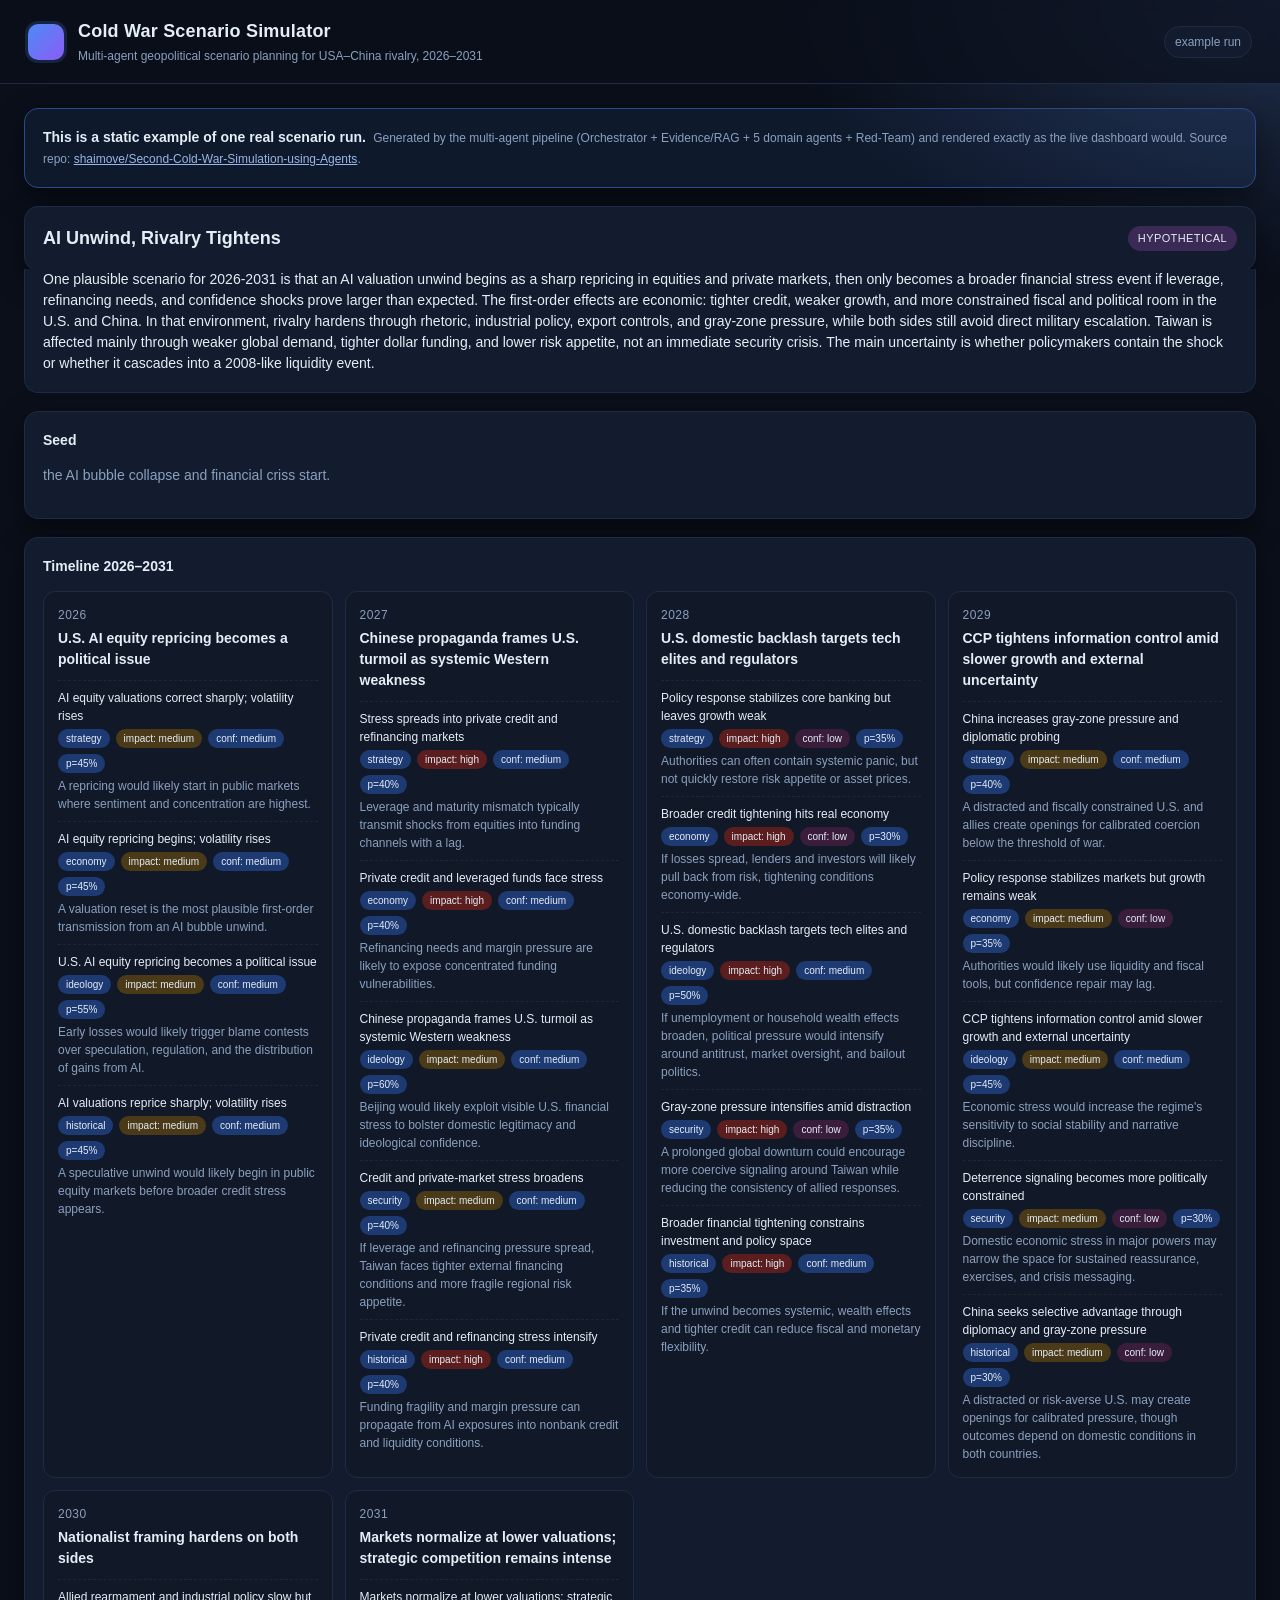
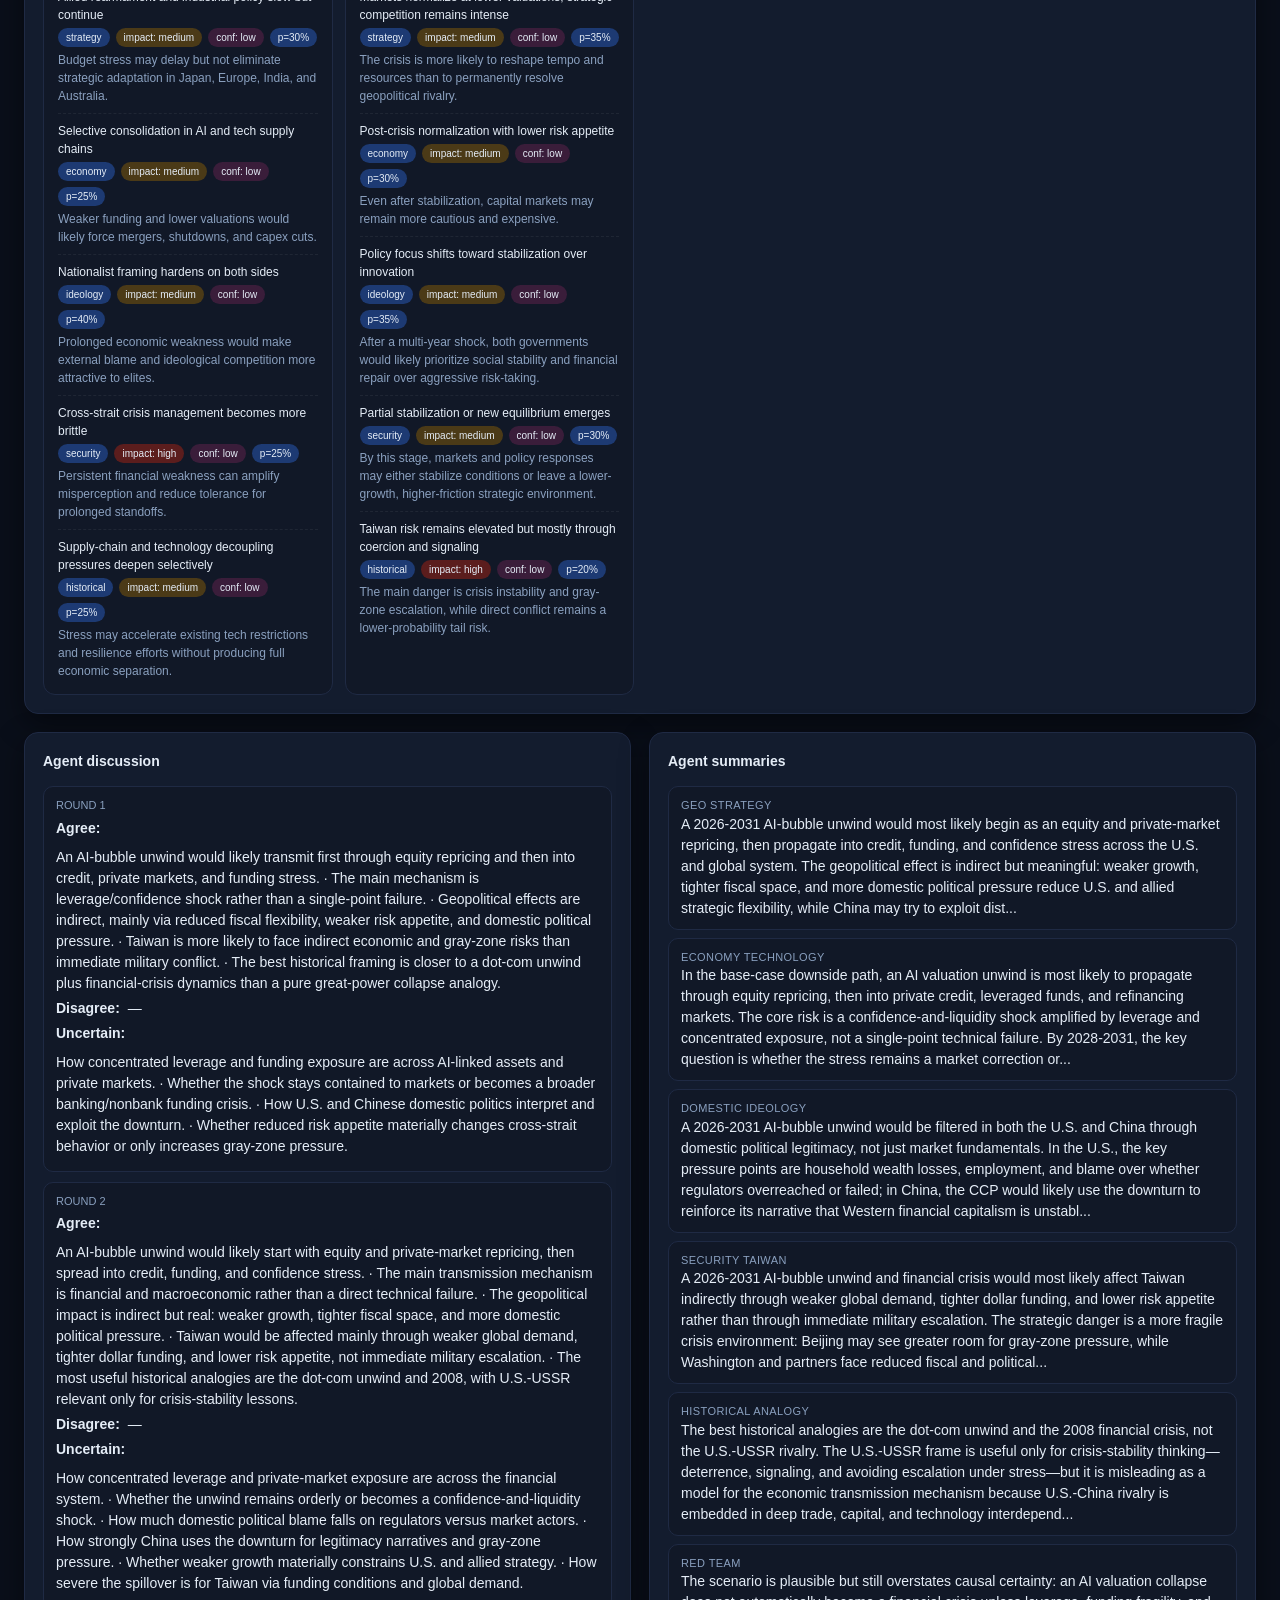
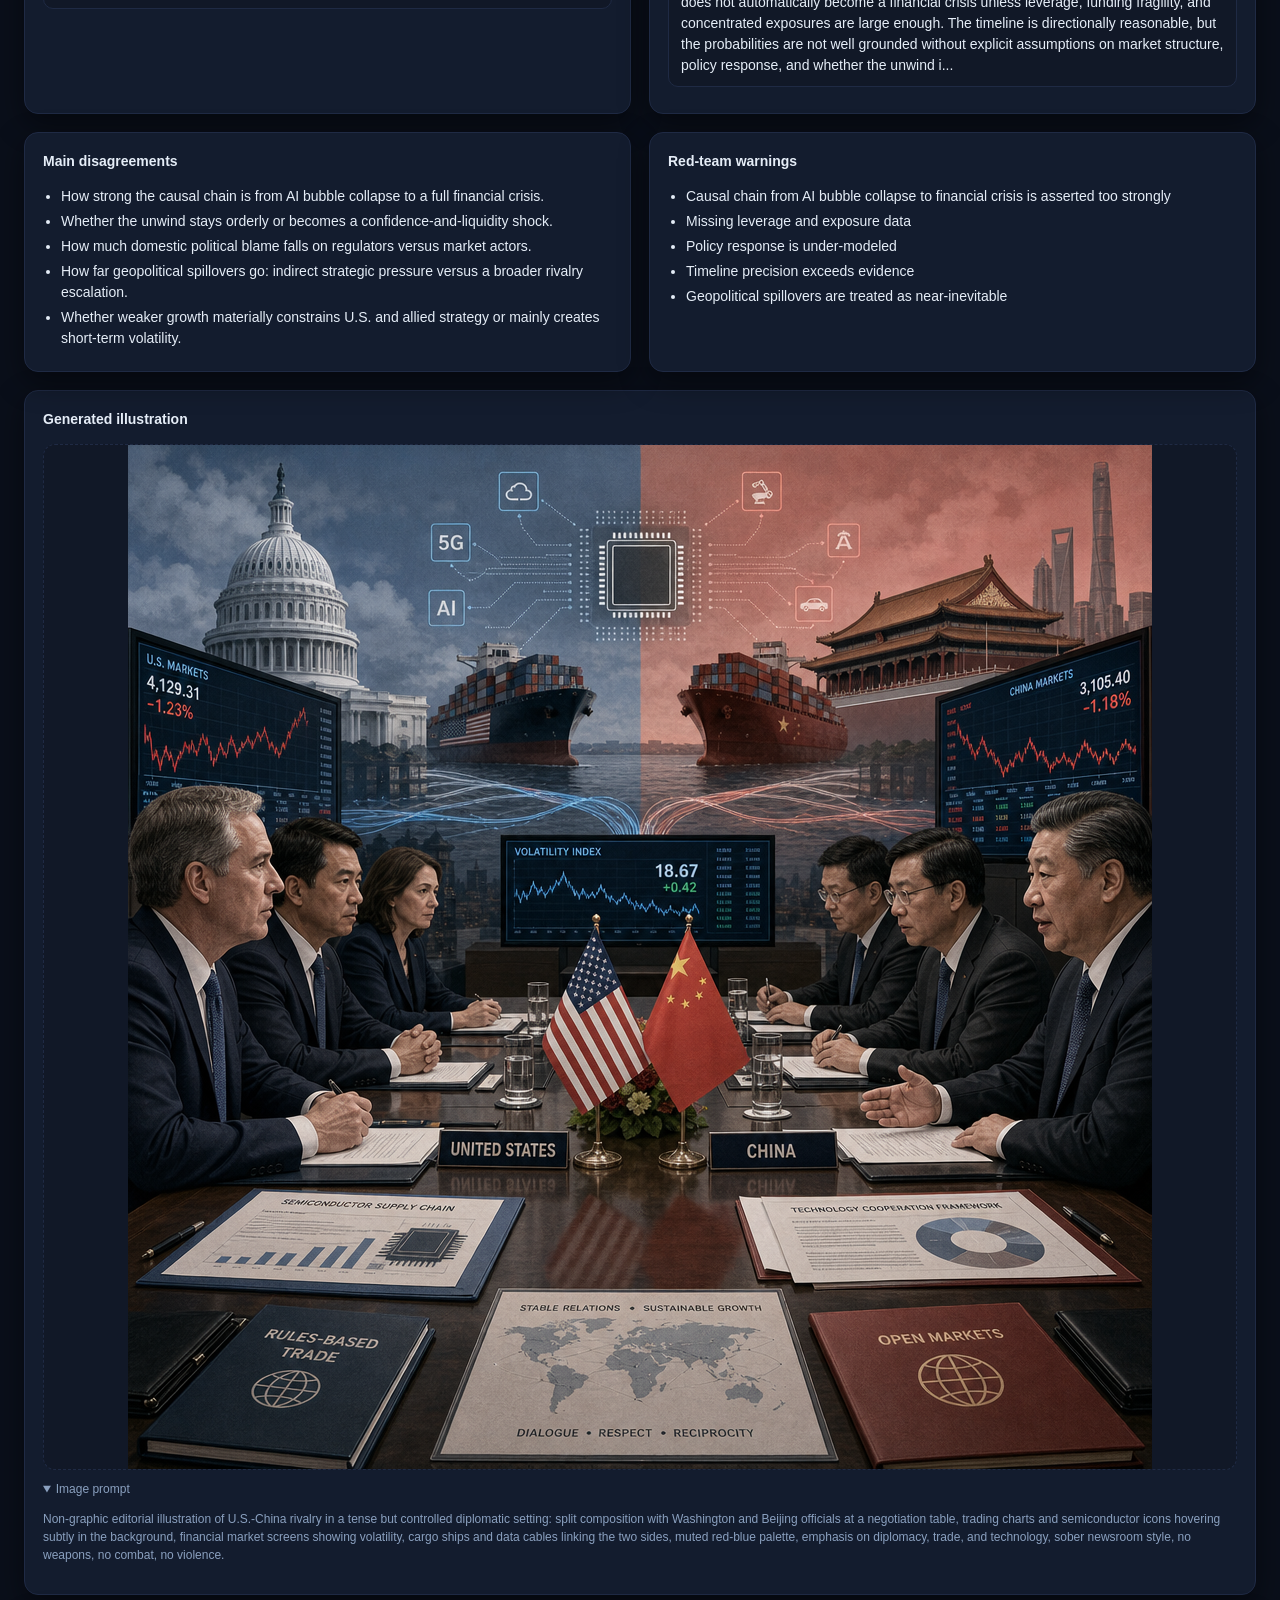
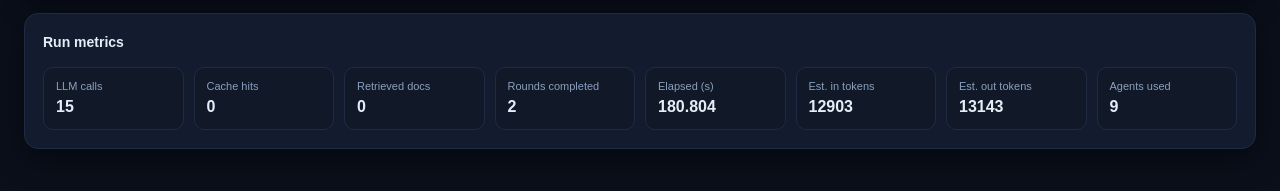
<file: examples/example_scenario.html>
<!doctype html>
<html lang="en">
<head>
  <meta charset="utf-8" />
  <meta name="viewport" content="width=device-width, initial-scale=1" />
  <title>Cold War Scenario Simulator &mdash; Example Run</title>
  <style>:root {
  --bg: #0a0f1a;
  --bg-soft: #111827;
  --panel: #131c2e;
  --panel-edge: #1f2a44;
  --text: #e5edf7;
  --muted: #8aa0bf;
  --accent: #4c8bf5;
  --accent-soft: #1d3a73;
  --good: #34d399;
  --warn: #fbbf24;
  --bad: #f87171;
  --shadow: 0 10px 30px rgba(0, 0, 0, 0.45);
}

* { box-sizing: border-box; }

html, body {
  margin: 0;
  padding: 0;
  background: radial-gradient(1200px 600px at 10% -10%, #1b2a4e 0%, transparent 60%),
              radial-gradient(900px 500px at 100% 0%, #21314f 0%, transparent 55%),
              var(--bg);
  color: var(--text);
  font: 14px/1.5 -apple-system, BlinkMacSystemFont, "Segoe UI", Roboto, Helvetica, Arial, sans-serif;
  min-height: 100vh;
}

.topbar {
  display: flex;
  align-items: center;
  justify-content: space-between;
  padding: 18px 28px;
  border-bottom: 1px solid var(--panel-edge);
  background: rgba(10, 15, 26, 0.7);
  backdrop-filter: blur(6px);
  position: sticky; top: 0; z-index: 10;
}
.brand { display: flex; align-items: center; gap: 14px; }
.brand-mark {
  width: 36px; height: 36px;
  border-radius: 10px;
  background: linear-gradient(135deg, #4c8bf5, #8b5cf6);
  box-shadow: 0 0 0 3px rgba(76,139,245,0.18);
}
.brand h1 { margin: 0; font-size: 18px; letter-spacing: 0.2px; }
.subtitle { margin: 2px 0 0; color: var(--muted); font-size: 12px; }
.model-pill {
  font-size: 12px; color: var(--muted);
  border: 1px solid var(--panel-edge);
  background: var(--panel);
  padding: 6px 10px; border-radius: 999px;
}

.layout {
  display: grid;
  grid-template-columns: 360px 1fr;
  gap: 24px;
  padding: 24px;
  max-width: 1400px;
  margin: 0 auto;
}
@media (max-width: 1024px) {
  .layout { grid-template-columns: 1fr; }
}

.panel {
  background: var(--panel);
  border: 1px solid var(--panel-edge);
  border-radius: 14px;
  padding: 18px;
  box-shadow: var(--shadow);
  margin-bottom: 18px;
}
.panel h2, .panel h3 { margin-top: 0; }
.panel h2 { font-size: 14px; letter-spacing: 0.3px; text-transform: uppercase; color: var(--muted); }
.panel h3 { font-size: 14px; color: var(--text); }

.input-panel label {
  display: block; font-size: 12px; color: var(--muted);
  margin: 12px 0 6px;
}
.input-panel textarea,
.input-panel select {
  width: 100%;
  background: var(--bg-soft);
  color: var(--text);
  border: 1px solid var(--panel-edge);
  border-radius: 10px;
  padding: 10px 12px;
  font-size: 13px;
  outline: none;
}
.input-panel textarea:focus,
.input-panel select:focus { border-color: var(--accent); }

.examples { margin: 10px 0 14px; display: flex; flex-wrap: wrap; gap: 6px; align-items: center; }
.examples span { font-size: 11px; color: var(--muted); margin-right: 4px; }
.chip {
  font-size: 11px;
  background: var(--accent-soft);
  color: var(--text);
  border: 1px solid var(--panel-edge);
  border-radius: 999px;
  padding: 4px 10px;
  cursor: pointer;
}
.chip:hover { background: #2a4a8a; }

.primary {
  width: 100%;
  background: linear-gradient(135deg, #4c8bf5, #6366f1);
  color: white;
  border: none;
  border-radius: 10px;
  padding: 12px 14px;
  font-size: 14px;
  font-weight: 600;
  cursor: pointer;
  margin-top: 6px;
}
.primary:disabled { opacity: 0.6; cursor: not-allowed; }
.status { margin-top: 10px; font-size: 12px; color: var(--muted); min-height: 18px; }

.progress-list { list-style: none; padding: 0; margin: 0; }
.progress-list li {
  display: flex; align-items: center; gap: 8px;
  font-size: 12px; color: var(--muted);
  padding: 6px 0;
  border-bottom: 1px dashed rgba(255,255,255,0.05);
}
.progress-list li::before {
  content: ""; width: 8px; height: 8px;
  border-radius: 50%;
  background: var(--panel-edge);
  flex: 0 0 8px;
}
.progress-list li.active { color: var(--text); }
.progress-list li.active::before { background: var(--warn); box-shadow: 0 0 0 3px rgba(251,191,36,0.2); }
.progress-list li.done { color: var(--text); }
.progress-list li.done::before { background: var(--good); box-shadow: 0 0 0 3px rgba(52,211,153,0.18); }

.saved-runs { list-style: none; padding: 0; margin: 0; max-height: 300px; overflow: auto; }
.saved-runs li {
  font-size: 12px; padding: 8px 0;
  border-bottom: 1px dashed rgba(255,255,255,0.05);
  cursor: pointer;
}
.saved-runs li:hover { color: var(--accent); }
.saved-runs .seed { color: var(--text); }
.saved-runs .ts { color: var(--muted); font-size: 11px; }

.empty {
  border: 1px dashed var(--panel-edge);
  border-radius: 14px;
  padding: 60px 30px;
  text-align: center;
  color: var(--muted);
}
.muted { color: var(--muted); }
.small { font-size: 12px; }
.hidden { display: none; }

.result-header {
  display: flex; align-items: center; justify-content: space-between;
  margin-bottom: 8px;
  padding: 18px; background: var(--panel);
  border: 1px solid var(--panel-edge); border-radius: 14px;
  box-shadow: var(--shadow);
}
.result-header h2 { margin: 0; font-size: 18px; }
.badge {
  font-size: 11px; padding: 4px 10px; border-radius: 999px;
  background: var(--accent-soft); color: var(--text);
  text-transform: uppercase; letter-spacing: 0.4px;
}
.badge.hypothetical { background: #3b2a55; }
.badge.observed { background: #1e3d2a; }
.badge.mixed { background: #553a1a; }
.summary {
  padding: 0 18px 18px;
  margin: -10px 0 18px;
  background: var(--panel);
  border: 1px solid var(--panel-edge); border-top: none;
  border-radius: 0 0 14px 14px;
  color: var(--text);
}

.grid-2 {
  display: grid; gap: 18px;
  grid-template-columns: 1fr 1fr;
}
@media (max-width: 900px) { .grid-2 { grid-template-columns: 1fr; } }

.timeline {
  display: grid; gap: 12px;
  grid-template-columns: repeat(auto-fit, minmax(260px, 1fr));
}
.year-card {
  background: var(--bg-soft);
  border: 1px solid var(--panel-edge);
  border-radius: 12px;
  padding: 14px;
}
.year-card .year {
  font-size: 12px; color: var(--muted); letter-spacing: 0.5px;
}
.year-card .headline { font-weight: 600; margin: 4px 0 10px; }
.event {
  border-top: 1px dashed rgba(255,255,255,0.06);
  padding-top: 8px; margin-top: 8px; font-size: 12px;
}
.event-meta {
  display: flex; flex-wrap: wrap; gap: 6px;
  margin: 4px 0;
}
.tag {
  font-size: 10px; padding: 2px 8px; border-radius: 999px;
  background: var(--accent-soft); color: var(--text);
}
.tag.impact-high { background: #5b1d1d; }
.tag.impact-medium { background: #4b3a17; }
.tag.impact-low { background: #1d3a30; }
.tag.confidence-low { background: #3a1d3a; }

.bullets { padding-left: 18px; margin: 0; }
.bullets li { margin: 4px 0; }

.round-block {
  background: var(--bg-soft);
  border: 1px solid var(--panel-edge);
  border-radius: 10px;
  padding: 10px 12px;
  margin-bottom: 10px;
}
.round-block .label { font-size: 11px; color: var(--muted); text-transform: uppercase; }
.round-block .row { display: flex; gap: 8px; margin: 4px 0; flex-wrap: wrap; }

.agent-card {
  background: var(--bg-soft);
  border: 1px solid var(--panel-edge);
  border-radius: 10px;
  padding: 10px 12px;
  margin-bottom: 8px;
}
.agent-card .name { font-size: 11px; color: var(--muted); text-transform: uppercase; letter-spacing: 0.4px; }

.image-panel .image-box {
  display: flex; justify-content: center; align-items: center;
  min-height: 180px;
  background: var(--bg-soft);
  border: 1px dashed var(--panel-edge);
  border-radius: 12px;
  margin-bottom: 10px;
  overflow: hidden;
}
.image-box img { max-width: 100%; height: auto; display: block; }
.image-box .placeholder { padding: 20px; color: var(--muted); text-align: center; font-size: 12px; }
.prompt-details { font-size: 12px; color: var(--muted); }
.prompt-details summary { cursor: pointer; }

.metrics {
  display: grid;
  grid-template-columns: repeat(auto-fit, minmax(140px, 1fr));
  gap: 10px;
}
.metric {
  background: var(--bg-soft);
  border: 1px solid var(--panel-edge);
  border-radius: 10px;
  padding: 10px 12px;
}
.metric .k { font-size: 11px; color: var(--muted); }
.metric .v { font-size: 16px; font-weight: 600; }
</style>
</head>
<body>
  <header class="topbar">
    <div class="brand">
      <div class="brand-mark"></div>
      <div>
        <h1>Cold War Scenario Simulator</h1>
        <p class="subtitle">
          Multi-agent geopolitical scenario planning for USA&ndash;China rivalry, 2026&ndash;2031
        </p>
      </div>
    </div>
    <div class="model-pill" id="modelPill">example run</div>
  </header>

  <main class="layout" style="grid-template-columns: 1fr;">
    <section class="content">
      <div class="panel" style="background: rgba(76,139,245,0.08); border-color: #2a4a8a;">
        <strong>This is a static example of one real scenario run.</strong>
        <span class="muted small">
          &nbsp;Generated by the multi-agent pipeline (Orchestrator + Evidence/RAG + 5 domain agents + Red-Team)
          and rendered exactly as the live dashboard would. Source repo:
          <a href="https://github.com/shaimove/Second-Cold-War-Simulation-using-Agents" style="color:#9bb6e6;">shaimove/Second-Cold-War-Simulation-using-Agents</a>.
        </span>
      </div>

      <div id="result" class="result">
        <header class="result-header">
          <h2 id="scenarioTitle"></h2>
          <span id="statusBadge" class="badge"></span>
        </header>
        <p id="scenarioSummary" class="summary"></p>

        <div class="panel">
          <h3>Seed</h3>
          <p id="seed" class="muted"></p>
        </div>

        <section class="panel">
          <h3>Timeline 2026&ndash;2031</h3>
          <div id="timeline" class="timeline"></div>
        </section>

        <div class="grid-2">
          <section class="panel">
            <h3>Agent discussion</h3>
            <div id="discussion"></div>
          </section>
          <section class="panel">
            <h3>Agent summaries</h3>
            <div id="agentSummaries"></div>
          </section>
        </div>

        <div class="grid-2">
          <section class="panel">
            <h3>Main disagreements</h3>
            <ul id="disagreements" class="bullets"></ul>
          </section>
          <section class="panel">
            <h3>Red-team warnings</h3>
            <ul id="redTeam" class="bullets"></ul>
          </section>
        </div>

        <section class="panel image-panel">
          <h3>Generated illustration</h3>
          <div id="imageBox" class="image-box"></div>
          <details class="prompt-details" open>
            <summary>Image prompt</summary>
            <p id="imagePrompt" class="muted small"></p>
          </details>
        </section>

        <section class="panel">
          <h3>Run metrics</h3>
          <div id="metrics" class="metrics"></div>
        </section>
      </div>
    </section>
  </main>

  <script>
    const DATA = {"run_id": "run_9a990358426f", "scenario_title": "AI Unwind, Rivalry Tightens", "scenario_summary": "One plausible scenario for 2026-2031 is that an AI valuation unwind begins as a sharp repricing in equities and private markets, then only becomes a broader financial stress event if leverage, refinancing needs, and confidence shocks prove larger than expected. The first-order effects are economic: tighter credit, weaker growth, and more constrained fiscal and political room in the U.S. and China. In that environment, rivalry hardens through rhetoric, industrial policy, export controls, and gray-zone pressure, while both sides still avoid direct military escalation. Taiwan is affected mainly through weaker global demand, tighter dollar funding, and lower risk appetite, not an immediate security crisis. The main uncertainty is whether policymakers contain the shock or whether it cascades into a 2008-like liquidity event.", "seed": "the AI bubble collapse and financial criss start.", "scenario_mode": "base_case", "event_status": "hypothetical", "timeline": [{"year": 2026, "headline": "U.S. AI equity repricing becomes a political issue", "events": [{"event": "AI equity valuations correct sharply; volatility rises", "domain": "strategy", "probability": 0.45, "impact": "medium", "confidence": "medium", "rationale": "A repricing would likely start in public markets where sentiment and concentration are highest."}, {"event": "AI equity repricing begins; volatility rises", "domain": "economy", "probability": 0.45, "impact": "medium", "confidence": "medium", "rationale": "A valuation reset is the most plausible first-order transmission from an AI bubble unwind."}, {"event": "U.S. AI equity repricing becomes a political issue", "domain": "ideology", "probability": 0.55, "impact": "medium", "confidence": "medium", "rationale": "Early losses would likely trigger blame contests over speculation, regulation, and the distribution of gains from AI."}, {"event": "AI valuations reprice sharply; volatility rises", "domain": "historical", "probability": 0.45, "impact": "medium", "confidence": "medium", "rationale": "A speculative unwind would likely begin in public equity markets before broader credit stress appears."}]}, {"year": 2027, "headline": "Chinese propaganda frames U.S. turmoil as systemic Western weakness", "events": [{"event": "Stress spreads into private credit and refinancing markets", "domain": "strategy", "probability": 0.4, "impact": "high", "confidence": "medium", "rationale": "Leverage and maturity mismatch typically transmit shocks from equities into funding channels with a lag."}, {"event": "Private credit and leveraged funds face stress", "domain": "economy", "probability": 0.4, "impact": "high", "confidence": "medium", "rationale": "Refinancing needs and margin pressure are likely to expose concentrated funding vulnerabilities."}, {"event": "Chinese propaganda frames U.S. turmoil as systemic Western weakness", "domain": "ideology", "probability": 0.6, "impact": "medium", "confidence": "medium", "rationale": "Beijing would likely exploit visible U.S. financial stress to bolster domestic legitimacy and ideological confidence."}, {"event": "Credit and private-market stress broadens", "domain": "security", "probability": 0.4, "impact": "medium", "confidence": "medium", "rationale": "If leverage and refinancing pressure spread, Taiwan faces tighter external financing conditions and more fragile regional risk appetite."}, {"event": "Private credit and refinancing stress intensify", "domain": "historical", "probability": 0.4, "impact": "high", "confidence": "medium", "rationale": "Funding fragility and margin pressure can propagate from AI exposures into nonbank credit and liquidity conditions."}]}, {"year": 2028, "headline": "U.S. domestic backlash targets tech elites and regulators", "events": [{"event": "Policy response stabilizes core banking but leaves growth weak", "domain": "strategy", "probability": 0.35, "impact": "high", "confidence": "low", "rationale": "Authorities can often contain systemic panic, but not quickly restore risk appetite or asset prices."}, {"event": "Broader credit tightening hits real economy", "domain": "economy", "probability": 0.3, "impact": "high", "confidence": "low", "rationale": "If losses spread, lenders and investors will likely pull back from risk, tightening conditions economy-wide."}, {"event": "U.S. domestic backlash targets tech elites and regulators", "domain": "ideology", "probability": 0.5, "impact": "high", "confidence": "medium", "rationale": "If unemployment or household wealth effects broaden, political pressure would intensify around antitrust, market oversight, and bailout politics."}, {"event": "Gray-zone pressure intensifies amid distraction", "domain": "security", "probability": 0.35, "impact": "high", "confidence": "low", "rationale": "A prolonged global downturn could encourage more coercive signaling around Taiwan while reducing the consistency of allied responses."}, {"event": "Broader financial tightening constrains investment and policy space", "domain": "historical", "probability": 0.35, "impact": "high", "confidence": "medium", "rationale": "If the unwind becomes systemic, wealth effects and tighter credit can reduce fiscal and monetary flexibility."}]}, {"year": 2029, "headline": "CCP tightens information control amid slower growth and external uncertainty", "events": [{"event": "China increases gray-zone pressure and diplomatic probing", "domain": "strategy", "probability": 0.4, "impact": "medium", "confidence": "medium", "rationale": "A distracted and fiscally constrained U.S. and allies create openings for calibrated coercion below the threshold of war."}, {"event": "Policy response stabilizes markets but growth remains weak", "domain": "economy", "probability": 0.35, "impact": "medium", "confidence": "low", "rationale": "Authorities would likely use liquidity and fiscal tools, but confidence repair may lag."}, {"event": "CCP tightens information control amid slower growth and external uncertainty", "domain": "ideology", "probability": 0.45, "impact": "medium", "confidence": "medium", "rationale": "Economic stress would increase the regime's sensitivity to social stability and narrative discipline."}, {"event": "Deterrence signaling becomes more politically constrained", "domain": "security", "probability": 0.3, "impact": "medium", "confidence": "low", "rationale": "Domestic economic stress in major powers may narrow the space for sustained reassurance, exercises, and crisis messaging."}, {"event": "China seeks selective advantage through diplomacy and gray-zone pressure", "domain": "historical", "probability": 0.3, "impact": "medium", "confidence": "low", "rationale": "A distracted or risk-averse U.S. may create openings for calibrated pressure, though outcomes depend on domestic conditions in both countries."}]}, {"year": 2030, "headline": "Nationalist framing hardens on both sides", "events": [{"event": "Allied rearmament and industrial policy slow but continue", "domain": "strategy", "probability": 0.3, "impact": "medium", "confidence": "low", "rationale": "Budget stress may delay but not eliminate strategic adaptation in Japan, Europe, India, and Australia."}, {"event": "Selective consolidation in AI and tech supply chains", "domain": "economy", "probability": 0.25, "impact": "medium", "confidence": "low", "rationale": "Weaker funding and lower valuations would likely force mergers, shutdowns, and capex cuts."}, {"event": "Nationalist framing hardens on both sides", "domain": "ideology", "probability": 0.4, "impact": "medium", "confidence": "low", "rationale": "Prolonged economic weakness would make external blame and ideological competition more attractive to elites."}, {"event": "Cross-strait crisis management becomes more brittle", "domain": "security", "probability": 0.25, "impact": "high", "confidence": "low", "rationale": "Persistent financial weakness can amplify misperception and reduce tolerance for prolonged standoffs."}, {"event": "Supply-chain and technology decoupling pressures deepen selectively", "domain": "historical", "probability": 0.25, "impact": "medium", "confidence": "low", "rationale": "Stress may accelerate existing tech restrictions and resilience efforts without producing full economic separation."}]}, {"year": 2031, "headline": "Markets normalize at lower valuations; strategic competition remains intense", "events": [{"event": "Markets normalize at lower valuations; strategic competition remains intense", "domain": "strategy", "probability": 0.35, "impact": "medium", "confidence": "low", "rationale": "The crisis is more likely to reshape tempo and resources than to permanently resolve geopolitical rivalry."}, {"event": "Post-crisis normalization with lower risk appetite", "domain": "economy", "probability": 0.3, "impact": "medium", "confidence": "low", "rationale": "Even after stabilization, capital markets may remain more cautious and expensive."}, {"event": "Policy focus shifts toward stabilization over innovation", "domain": "ideology", "probability": 0.35, "impact": "medium", "confidence": "low", "rationale": "After a multi-year shock, both governments would likely prioritize social stability and financial repair over aggressive risk-taking."}, {"event": "Partial stabilization or new equilibrium emerges", "domain": "security", "probability": 0.3, "impact": "medium", "confidence": "low", "rationale": "By this stage, markets and policy responses may either stabilize conditions or leave a lower-growth, higher-friction strategic environment."}, {"event": "Taiwan risk remains elevated but mostly through coercion and signaling", "domain": "historical", "probability": 0.2, "impact": "high", "confidence": "low", "rationale": "The main danger is crisis instability and gray-zone escalation, while direct conflict remains a lower-probability tail risk."}]}], "key_assumptions": ["The shock likely transmits first through equity repricing, then into credit and funding stress", "The main mechanism is leverage and confidence rather than a single-point failure", "An AI-bubble unwind would likely transmit first through equity repricing and then into credit, private markets, and funding stress.", "The main mechanism is leverage/confidence shock rather than a single-point failure.", "The shock likely transmits first through equity repricing and then into credit and funding stress", "The main mechanism is leverage and confidence shock rather than a single-point failure", "An AI-bubble unwind would likely transmit first through equity repricing and then into credit, private markets, and funding stress", "The main transmission mechanism is leverage and confidence shock, not a single-point failure"], "main_disagreements": ["How strong the causal chain is from AI bubble collapse to a full financial crisis.", "Whether the unwind stays orderly or becomes a confidence-and-liquidity shock.", "How much domestic political blame falls on regulators versus market actors.", "How far geopolitical spillovers go: indirect strategic pressure versus a broader rivalry escalation.", "Whether weaker growth materially constrains U.S. and allied strategy or mainly creates short-term volatility."], "red_team_warnings": ["Causal chain from AI bubble collapse to financial crisis is asserted too strongly", "Missing leverage and exposure data", "Policy response is under-modeled", "Timeline precision exceeds evidence", "Geopolitical spillovers are treated as near-inevitable"], "agent_summaries": {"geo_strategy": "A 2026-2031 AI-bubble unwind would most likely begin as an equity and private-market repricing, then propagate into credit, funding, and confidence stress across the U.S. and global system. The geopolitical effect is indirect but meaningful: weaker growth, tighter fiscal space, and more domestic political pressure reduce U.S. and allied strategic flexibility, while China may try to exploit dist...", "economy_technology": "In the base-case downside path, an AI valuation unwind is most likely to propagate through equity repricing, then into private credit, leveraged funds, and refinancing markets. The core risk is a confidence-and-liquidity shock amplified by leverage and concentrated exposure, not a single-point technical failure. By 2028-2031, the key question is whether the stress remains a market correction or...", "domestic_ideology": "A 2026-2031 AI-bubble unwind would be filtered in both the U.S. and China through domestic political legitimacy, not just market fundamentals. In the U.S., the key pressure points are household wealth losses, employment, and blame over whether regulators overreached or failed; in China, the CCP would likely use the downturn to reinforce its narrative that Western financial capitalism is unstabl...", "security_taiwan": "A 2026-2031 AI-bubble unwind and financial crisis would most likely affect Taiwan indirectly through weaker global demand, tighter dollar funding, and lower risk appetite rather than through immediate military escalation. The strategic danger is a more fragile crisis environment: Beijing may see greater room for gray-zone pressure, while Washington and partners face reduced fiscal and political...", "historical_analogy": "The best historical analogies are the dot-com unwind and the 2008 financial crisis, not the U.S.-USSR rivalry. The U.S.-USSR frame is useful only for crisis-stability thinking—deterrence, signaling, and avoiding escalation under stress—but it is misleading as a model for the economic transmission mechanism because U.S.-China rivalry is embedded in deep trade, capital, and technology interdepend...", "red_team": "The scenario is plausible but still overstates causal certainty: an AI valuation collapse does not automatically become a financial crisis unless leverage, funding fragility, and concentrated exposures are large enough. The timeline is directionally reasonable, but the probabilities are not well grounded without explicit assumptions on market structure, policy response, and whether the unwind i..."}, "discussion_summary": [{"round_number": 1, "areas_of_agreement": ["An AI-bubble unwind would likely transmit first through equity repricing and then into credit, private markets, and funding stress.", "The main mechanism is leverage/confidence shock rather than a single-point failure.", "Geopolitical effects are indirect, mainly via reduced fiscal flexibility, weaker risk appetite, and domestic political pressure.", "Taiwan is more likely to face indirect economic and gray-zone risks than immediate military conflict.", "The best historical framing is closer to a dot-com unwind plus financial-crisis dynamics than a pure great-power collapse analogy."], "areas_of_disagreement": [], "emerging_timeline": ["2026: AI asset repricing begins in equities; volatility rises and confidence weakens.", "2027: Stress spreads into private credit, margin calls, refinancing pressure, and broader financial tightening."], "key_uncertainties": ["How concentrated leverage and funding exposure are across AI-linked assets and private markets.", "Whether the shock stays contained to markets or becomes a broader banking/nonbank funding crisis.", "How U.S. and Chinese domestic politics interpret and exploit the downturn.", "Whether reduced risk appetite materially changes cross-strait behavior or only increases gray-zone pressure."], "agent_positions": {"geo_strategy": "A 2026-2031 AI-bubble unwind would likely hit first via U.S. and global equity repricing, then spread into credit, private markets, and bank/nonbank funding stress; the geopolitical effect is mainly a confidence shock that constrains U.S./allied fiscal flexibility, while China may seek selective advantage.", "economy_technology": "A base-case AI asset repricing would likely trigger broader financial stress through leverage, concentrated funding, and confidence shocks, with transmission via equity wealth effects, private credit exposure, margin calls, and tighter refinancing conditions."}}, {"round_number": 2, "areas_of_agreement": ["An AI-bubble unwind would likely start with equity and private-market repricing, then spread into credit, funding, and confidence stress.", "The main transmission mechanism is financial and macroeconomic rather than a direct technical failure.", "The geopolitical impact is indirect but real: weaker growth, tighter fiscal space, and more domestic political pressure.", "Taiwan would be affected mainly through weaker global demand, tighter dollar funding, and lower risk appetite, not immediate military escalation.", "The most useful historical analogies are the dot-com unwind and 2008, with U.S.-USSR relevant only for crisis-stability lessons."], "areas_of_disagreement": [], "emerging_timeline": ["2026: Early valuation correction in AI-linked equities and private markets; confidence begins to weaken.", "2027: Stress propagates into private credit, leveraged funds, and refinancing markets; political blame and legitimacy narratives intensify.", "2028-2031: Broader macro and geopolitical effects emerge as growth slows, fiscal space tightens, and strategic competition becomes more fragile."], "key_uncertainties": ["How concentrated leverage and private-market exposure are across the financial system.", "Whether the unwind remains orderly or becomes a confidence-and-liquidity shock.", "How much domestic political blame falls on regulators versus market actors.", "How strongly China uses the downturn for legitimacy narratives and gray-zone pressure.", "Whether weaker growth materially constrains U.S. and allied strategy.", "How severe the spillover is for Taiwan via funding conditions and global demand."], "agent_positions": {"geo_strategy": "A 2026-2031 AI-bubble unwind would most likely begin as an equity and private-market repricing, then propagate into credit, funding, and confidence stress across the U.S. and global system. The geopolitical effect is indirect but meaningful: weaker growth, tighter fiscal space, and more domestic political pressure reduce U.S. and allied strategic room, while China may exploit the environment for p", "economy_technology": "In the base-case downside path, an AI valuation unwind is most likely to propagate through equity repricing, then into private credit, leveraged funds, and refinancing markets. The core risk is a confidence-and-liquidity shock amplified by leverage and concentrated exposure, not a single-point technical failure. By 2028-2031, the key question is whether the shock stays contained or becomes a broad"}}], "image_prompt": "Non-graphic editorial illustration of U.S.-China rivalry in a tense but controlled diplomatic setting: split composition with Washington and Beijing officials at a negotiation table, trading charts and semiconductor icons hovering subtly in the background, financial market screens showing volatility, cargo ships and data cables linking the two sides, muted red-blue palette, emphasis on diplomacy, trade, and technology, sober newsroom style, no weapons, no combat, no violence.", "image": {"enabled": true, "generated": true, "path": "data/generated_images/run_9a990358426f.png", "error": null, "mock": false}, "run_metrics": {"llm_calls": 15, "agents_used": ["evidence_rag", "geo_strategy", "economy_technology", "domestic_ideology", "security_taiwan", "historical_analogy", "orchestrator_summary", "red_team", "orchestrator_final"], "retrieved_docs": 0, "cache_hits": 0, "discussion_rounds_completed": 2, "elapsed_seconds": 180.804, "estimated_input_tokens": 12903, "estimated_output_tokens": 13143}};
    const IMAGE_URL = "example_image.png";
    
function $(s) { return document.querySelector(s); }
function escapeHtml(s) {
  if (s == null) return "";
  return String(s)
    .replace(/&/g, "&amp;").replace(/</g, "&lt;").replace(/>/g, "&gt;")
    .replace(/"/g, "&quot;").replace(/'/g, "&#39;");
}
function render(data, imageUrl) {
  $("#scenarioTitle").textContent = data.scenario_title || "(untitled scenario)";
  $("#scenarioSummary").textContent = data.scenario_summary || "";
  $("#seed").textContent = data.seed || "";
  const badge = $("#statusBadge");
  badge.textContent = data.event_status || "hypothetical";
  badge.className = "badge " + (data.event_status || "hypothetical");

  const tl = $("#timeline"); tl.innerHTML = "";
  (data.timeline || []).forEach((yb) => {
    const card = document.createElement("div");
    card.className = "year-card";
    const events = (yb.events || []).map((ev) => {
      const prob = (ev.probability != null) ? (Math.round(ev.probability * 100) + "%") : "—";
      return (
        '<div class="event">' +
          '<div>' + escapeHtml(ev.event || "") + '</div>' +
          '<div class="event-meta">' +
            '<span class="tag">' + escapeHtml(ev.domain || "") + '</span>' +
            '<span class="tag impact-' + escapeHtml(ev.impact || "medium") + '">impact: ' + escapeHtml(ev.impact || "") + '</span>' +
            '<span class="tag confidence-' + escapeHtml(ev.confidence || "medium") + '">conf: ' + escapeHtml(ev.confidence || "") + '</span>' +
            '<span class="tag">p=' + prob + '</span>' +
          '</div>' +
          '<div class="muted small">' + escapeHtml(ev.rationale || "") + '</div>' +
        '</div>'
      );
    }).join("");
    card.innerHTML =
      '<div class="year">' + escapeHtml(String(yb.year)) + '</div>' +
      '<div class="headline">' + escapeHtml(yb.headline || "") + '</div>' +
      (events || '<div class="muted small">No events.</div>');
    tl.appendChild(card);
  });

  const disc = $("#discussion"); disc.innerHTML = "";
  (data.discussion_summary || []).forEach((r) => {
    const block = document.createElement("div");
    block.className = "round-block";
    const agree = (r.areas_of_agreement || []).map(escapeHtml).join(" · ") || "—";
    const disagree = (r.areas_of_disagreement || []).map(escapeHtml).join(" · ") || "—";
    const uncert = (r.key_uncertainties || []).map(escapeHtml).join(" · ") || "—";
    block.innerHTML =
      '<div class="label">Round ' + escapeHtml(String(r.round_number || "?")) + '</div>' +
      '<div class="row"><strong>Agree:</strong> ' + agree + '</div>' +
      '<div class="row"><strong>Disagree:</strong> ' + disagree + '</div>' +
      '<div class="row"><strong>Uncertain:</strong> ' + uncert + '</div>';
    disc.appendChild(block);
  });

  const summaries = $("#agentSummaries"); summaries.innerHTML = "";
  const order = ["geo_strategy", "economy_technology", "domestic_ideology", "security_taiwan", "historical_analogy", "red_team"];
  const map = data.agent_summaries || {};
  order.forEach((k) => {
    if (!map[k]) return;
    const div = document.createElement("div");
    div.className = "agent-card";
    div.innerHTML = '<div class="name">' + escapeHtml(k.replace(/_/g, " ")) + '</div><div>' + escapeHtml(map[k]) + '</div>';
    summaries.appendChild(div);
  });

  function fillList(sel, items) {
    const root = $(sel); root.innerHTML = "";
    if (!items.length) { root.innerHTML = '<li class="muted">None.</li>'; return; }
    items.forEach((x) => { const li = document.createElement("li"); li.textContent = x; root.appendChild(li); });
  }
  fillList("#disagreements", data.main_disagreements || []);
  fillList("#redTeam", data.red_team_warnings || []);

  const box = $("#imageBox"); box.innerHTML = "";
  if (imageUrl) {
    const img = document.createElement("img");
    img.src = imageUrl;
    img.alt = "Generated illustration";
    box.appendChild(img);
  } else {
    box.innerHTML = '<div class="placeholder"><strong>No image available.</strong></div>';
  }
  $("#imagePrompt").textContent = data.image_prompt || "(no prompt)";

  const m = data.run_metrics || {};
  const metricsRoot = $("#metrics"); metricsRoot.innerHTML = "";
  [
    ["LLM calls", m.llm_calls],
    ["Cache hits", m.cache_hits],
    ["Retrieved docs", m.retrieved_docs],
    ["Rounds completed", m.discussion_rounds_completed],
    ["Elapsed (s)", m.elapsed_seconds],
    ["Est. in tokens", m.estimated_input_tokens],
    ["Est. out tokens", m.estimated_output_tokens],
    ["Agents used", (m.agents_used || []).length],
  ].forEach(([k, v]) => {
    const d = document.createElement("div");
    d.className = "metric";
    d.innerHTML = '<div class="k">' + escapeHtml(k) + '</div><div class="v">' + escapeHtml(String(v == null ? "—" : v)) + '</div>';
    metricsRoot.appendChild(d);
  });
}

    render(DATA, IMAGE_URL);
  </script>
</body>
</html>
</file>
